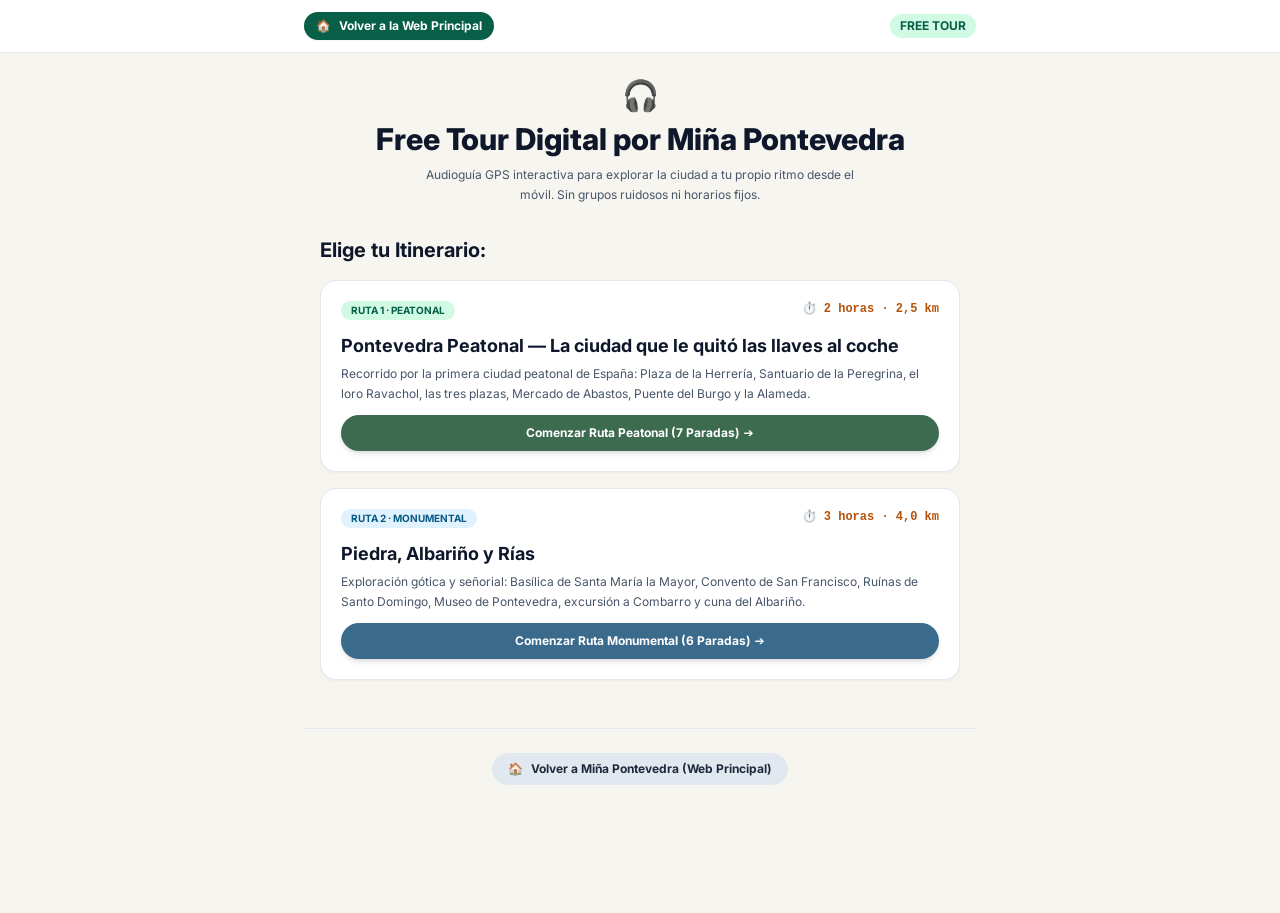
<file: free-tour/index.html>
<!DOCTYPE html>
<html lang="es">
<head>
  <meta charset="UTF-8" />
  <meta name="viewport" content="width=device-width, initial-scale=1.0" />
  <title>Free Tour Digital · Miña Pontevedra</title>
  
  <!-- Tailwind CSS CDN -->
  
  <!-- Google Fonts -->
  <link rel="preconnect" href="https://fonts.googleapis.com" />
  <link href="https://fonts.googleapis.com/css2?family=Playfair+Display:wght@700;800&family=Inter:wght@400;600;700&display=swap" rel="stylesheet" />
  
  <!-- Estilos Free Tour -->
  <link href="css/free-tour.css" rel="stylesheet" />

  <link rel="manifest" href="../manifest.webmanifest" />
  <meta name="theme-color" content="#3D6B4F" />
  <link rel="apple-touch-icon" href="../icon-192.png" />
  <!-- Tailwind generado una vez (ver CLAUDE.md, «Estilos»): antes era el Play CDN,
       que compilaba en el navegador y no funcionaba sin conexión. -->
  <link rel="stylesheet" href="../css/tailwind.css">
</head>
<body class="bg-[#F7F5F0] text-slate-900 min-h-screen">

  <!-- Header con enlace a la Web Principal -->
  <header class="bg-white border-b border-slate-200 sticky top-0 z-30 px-4 py-3">
    <div class="max-w-2xl mx-auto flex items-center justify-between">
      <a href="../index.html" class="flex items-center gap-2 px-3 py-1.5 bg-emerald-800 hover:bg-emerald-900 text-white rounded-full text-xs font-bold shadow-sm transition-colors">
        <span>🏠</span>
        <span>Volver a la Web Principal</span>
      </a>
      <span class="text-xs font-bold px-2.5 py-1 bg-emerald-100 text-emerald-800 rounded-full">FREE TOUR</span>
    </div>
  </header>

  <!-- Hero Intro -->
  <main class="max-w-2xl mx-auto px-4 py-6 space-y-6">
    <div class="text-center space-y-2">
      <span class="text-3xl">🎧</span>
      <h1 class="font-title text-3xl font-extrabold text-slate-900">Free Tour Digital por Miña Pontevedra</h1>
      <p class="text-xs text-slate-600 max-w-md mx-auto leading-relaxed">
        Audioguía GPS interactiva para explorar la ciudad a tu propio ritmo desde el móvil. Sin grupos ruidosos ni horarios fijos.
      </p>
    </div>

    <!-- Selección de Rutas -->
    <div class="space-y-4 pt-2">
      <h2 class="font-title text-xl font-bold text-slate-900">Elige tu Itinerario:</h2>

      <!-- Ruta 1 -->
      <div class="bg-white p-5 rounded-2xl border border-slate-200 shadow-sm space-y-3">
        <div class="flex justify-between items-start">
          <span class="px-2.5 py-0.5 bg-emerald-100 text-emerald-800 text-[10px] font-bold rounded-full">RUTA 1 · PEATONAL</span>
          <span class="text-xs font-mono font-bold text-amber-700">⏱️ 2 horas · 2,5 km</span>
        </div>
        <div>
          <h3 class="font-title text-lg font-bold text-slate-900">Pontevedra Peatonal — La ciudad que le quitó las llaves al coche</h3>
          <p class="text-xs text-slate-600 mt-1 leading-relaxed">
            Recorrido por la primera ciudad peatonal de España: Plaza de la Herrería, Santuario de la Peregrina, el loro Ravachol, las tres plazas, Mercado de Abastos, Puente del Burgo y la Alameda.
          </p>
        </div>
        <a href="ruta.html?ruta=peatonal" class="block text-center py-2.5 bg-[#3D6B4F] hover:bg-[#2D523C] text-white font-bold text-xs rounded-full shadow-md transition-colors">
          Comenzar Ruta Peatonal (7 Paradas) ➔
        </a>
      </div>

      <!-- Ruta 2 -->
      <div class="bg-white p-5 rounded-2xl border border-slate-200 shadow-sm space-y-3">
        <div class="flex justify-between items-start">
          <span class="px-2.5 py-0.5 bg-sky-100 text-sky-800 text-[10px] font-bold rounded-full">RUTA 2 · MONUMENTAL</span>
          <span class="text-xs font-mono font-bold text-amber-700">⏱️ 3 horas · 4,0 km</span>
        </div>
        <div>
          <h3 class="font-title text-lg font-bold text-slate-900">Piedra, Albariño y Rías</h3>
          <p class="text-xs text-slate-600 mt-1 leading-relaxed">
            Exploración gótica y señorial: Basílica de Santa María la Mayor, Convento de San Francisco, Ruínas de Santo Domingo, Museo de Pontevedra, excursión a Combarro y cuna del Albariño.
          </p>
        </div>
        <a href="ruta.html?ruta=piedra" class="block text-center py-2.5 bg-[#3A6B8C] hover:bg-[#2A536F] text-white font-bold text-xs rounded-full shadow-md transition-colors">
          Comenzar Ruta Monumental (6 Paradas) ➔
        </a>
      </div>
    </div>
  </main>

  <footer class="max-w-2xl mx-auto px-4 py-6 text-center text-xs text-slate-500 border-t border-slate-200 my-6">
    <a href="../index.html" class="inline-flex items-center gap-2 px-4 py-2 bg-slate-200 hover:bg-slate-300 text-slate-800 font-bold rounded-full transition-colors">
      <span>🏠</span>
      <span>Volver a Miña Pontevedra (Web Principal)</span>
    </a>
  </footer>

  <script>
    if ('serviceWorker' in navigator) {
      navigator.serviceWorker.register('sw.js').catch(() => {});
    }
  </script>
</body>
</html>
</file>
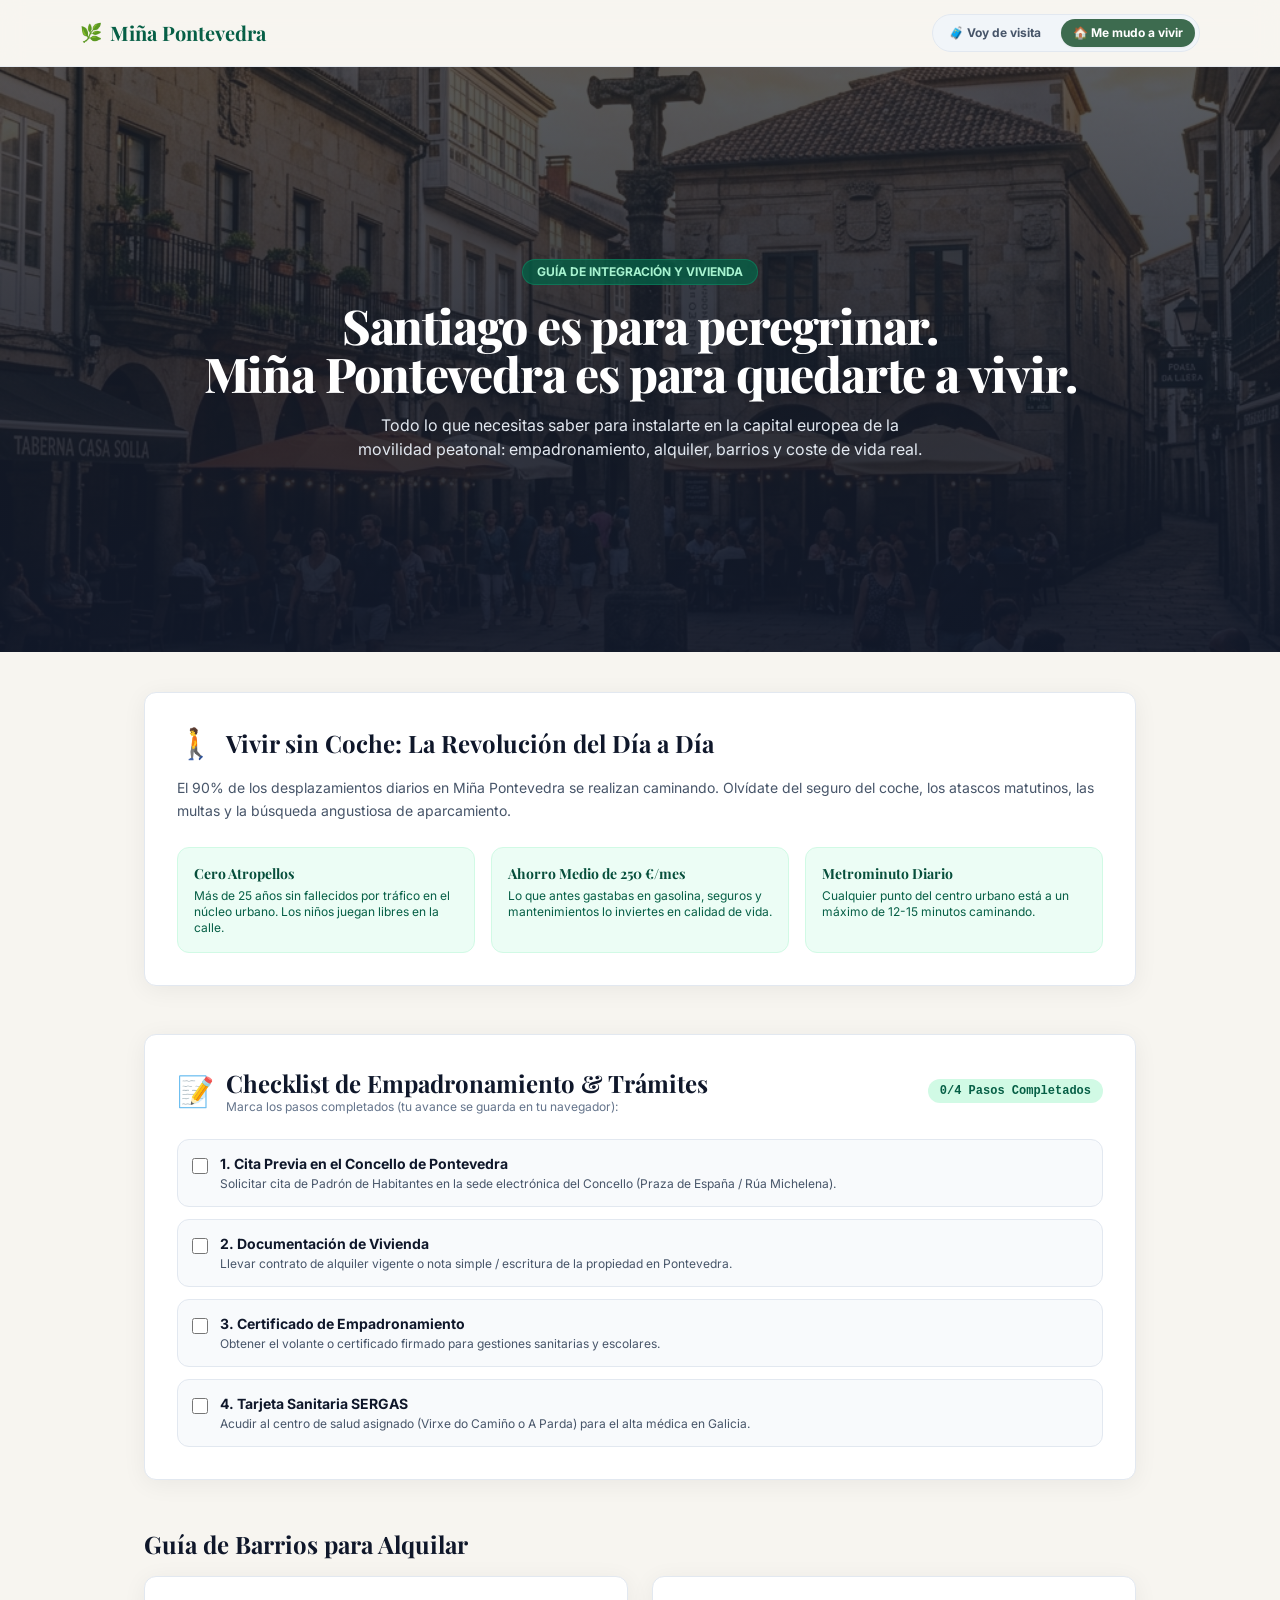
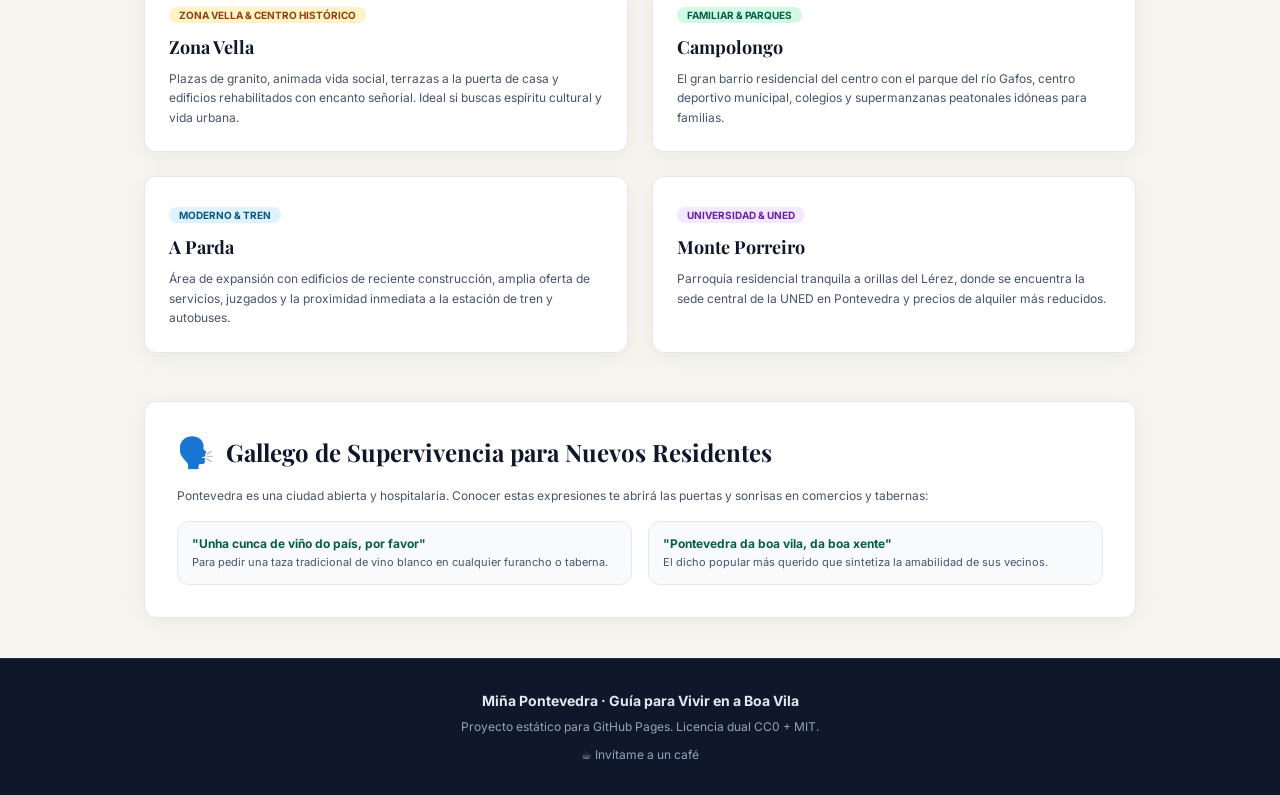
<file: expat.html>
<!DOCTYPE html>
<html lang="es">
<head>
  <meta charset="UTF-8" />
  <meta name="viewport" content="width=device-width, initial-scale=1.0" />
  <title>Me Mudo a Vivir a Miña Pontevedra · Guía para Nuevos Residentes</title>

  <!-- Tailwind CSS CDN -->

  <!-- Google Fonts -->
  <link rel="preconnect" href="https://fonts.googleapis.com" />
  <link href="https://fonts.googleapis.com/css2?family=Playfair+Display:ital,wght@0,600;0,700;1,400&family=Inter:wght@300;400;500;600;700;800&family=Caveat:wght@600&display=swap" rel="stylesheet" />

  <!-- Estilos CSS -->
  <link href="css/main.css" rel="stylesheet" />
  <link href="css/landing.css" rel="stylesheet" />
  <link href="css/responsive.css" rel="stylesheet" />
  <!-- Tailwind generado una vez (ver CLAUDE.md, «Estilos»): antes era el Play CDN,
       que compilaba en el navegador y no funcionaba sin conexión. -->
  <link rel="stylesheet" href="css/tailwind.css">
</head>
<body class="bg-[#F7F5F0] text-slate-900 min-h-screen">

  <!-- Sticky Nav con selector de modo -->
  <nav class="sticky-nav">
    <div class="max-w-6xl mx-auto px-4 py-3.5 flex items-center justify-between">
      <a href="index.html" class="flex items-center gap-2 font-bold text-slate-900 text-lg">
        <span>🌿</span>
        <span class="font-title text-xl text-emerald-800">Miña Pontevedra</span>
      </a>

      <!-- Selector de Modo -->
      <div class="flex items-center gap-2 bg-slate-100 p-1 rounded-full border border-slate-200 text-xs font-bold">
        <a href="index.html" class="px-3 py-1.5 rounded-full text-slate-600 hover:text-slate-900">🧳 Voy de visita</a>
        <a href="expat.html" class="px-3 py-1.5 rounded-full bg-[#3D6B4F] text-white shadow-sm">🏠 Me mudo a vivir</a>
      </div>
    </div>
  </nav>

  <!-- Hero Section Expat -->
  <section class="hero-banner min-h-[65vh]">
    <img src="fotos/praza_da_lena.png" alt="Praza da Leña Pontevedra" class="hero-bg-img" />
    <div class="hero-overlay"></div>
    <div class="hero-content space-y-4">
      <span class="inline-block px-3.5 py-1 bg-emerald-800/80 text-emerald-200 text-xs font-bold rounded-full border border-emerald-500/30">GUÍA DE INTEGRACIÓN Y VIVIENDA</span>
      <h1 class="font-title text-3xl md:text-5xl font-extrabold tracking-tight text-white leading-tight">
        Santiago es para peregrinar.<br />Miña Pontevedra es para quedarte a vivir.
      </h1>
      <p class="text-sm md:text-base text-slate-200 max-w-xl mx-auto leading-relaxed">
        Todo lo que necesitas saber para instalarte en la capital europea de la movilidad peatonal: empadronamiento, alquiler, barrios y coste de vida real.
      </p>
    </div>
  </section>

  <!-- Contenido Principal Expat -->
  <main class="max-w-5xl mx-auto px-4 py-10 space-y-12">

    <!-- 1. El Modelo Peatonal para el Día a Día -->
    <section class="card-editorial p-6 md:p-8 space-y-4">
      <div class="flex items-center gap-3">
        <span class="text-3xl">🚶</span>
        <h2 class="font-title text-2xl font-bold text-slate-900">Vivir sin Coche: La Revolución del Día a Día</h2>
      </div>
      <p class="text-sm text-slate-600 leading-relaxed">
        El 90% de los desplazamientos diarios en Miña Pontevedra se realizan caminando. Olvídate del seguro del coche, los atascos matutinos, las multas y la búsqueda angustiosa de aparcamiento.
      </p>
      <div class="grid md:grid-cols-3 gap-4 pt-2">
        <div class="p-4 bg-emerald-50 border border-emerald-100 rounded-xl">
          <h3 class="font-bold text-sm text-emerald-900">Cero Atropellos</h3>
          <p class="text-xs text-emerald-800 mt-1">Más de 25 años sin fallecidos por tráfico en el núcleo urbano. Los niños juegan libres en la calle.</p>
        </div>
        <div class="p-4 bg-emerald-50 border border-emerald-100 rounded-xl">
          <h3 class="font-bold text-sm text-emerald-900">Ahorro Medio de 250 €/mes</h3>
          <p class="text-xs text-emerald-800 mt-1">Lo que antes gastabas en gasolina, seguros y mantenimientos lo inviertes en calidad de vida.</p>
        </div>
        <div class="p-4 bg-emerald-50 border border-emerald-100 rounded-xl">
          <h3 class="font-bold text-sm text-emerald-900">Metrominuto Diario</h3>
          <p class="text-xs text-emerald-800 mt-1">Cualquier punto del centro urbano está a un máximo de 12-15 minutos caminando.</p>
        </div>
      </div>
    </section>

    <!-- 2. Papeleo & Empadronamiento (CHECKLIST INTERACTIVA REPARADA) -->
    <section class="card-editorial p-6 md:p-8 space-y-4">
      <div class="flex items-center justify-between flex-wrap gap-2">
        <div class="flex items-center gap-3">
          <span class="text-3xl">📝</span>
          <div>
            <h2 class="font-title text-2xl font-bold text-slate-900">Checklist de Empadronamiento & Trámites</h2>
            <p class="text-xs text-slate-500">Marca los pasos completados (tu avance se guarda en tu navegador):</p>
          </div>
        </div>
        <span id="checklist-counter" class="text-xs font-mono font-bold px-3 py-1 bg-emerald-100 text-emerald-800 rounded-full">0/4 Pasos</span>
      </div>

      <div class="space-y-3 pt-2 text-xs md:text-sm">

        <label class="flex items-start gap-3 p-3.5 bg-slate-50 border border-slate-200 rounded-xl cursor-pointer hover:bg-slate-100 transition-colors">
          <input type="checkbox" onchange="toggleCheckstep(0)" id="chk-0" class="mt-1 w-4 h-4 text-emerald-600 rounded focus:ring-emerald-500" />
          <div>
            <span class="font-bold text-slate-900">1. Cita Previa en el Concello de Pontevedra</span>
            <p class="text-xs text-slate-600 mt-0.5">Solicitar cita de Padrón de Habitantes en la sede electrónica del Concello (Praza de España / Rúa Michelena).</p>
          </div>
        </label>

        <label class="flex items-start gap-3 p-3.5 bg-slate-50 border border-slate-200 rounded-xl cursor-pointer hover:bg-slate-100 transition-colors">
          <input type="checkbox" onchange="toggleCheckstep(1)" id="chk-1" class="mt-1 w-4 h-4 text-emerald-600 rounded focus:ring-emerald-500" />
          <div>
            <span class="font-bold text-slate-900">2. Documentación de Vivienda</span>
            <p class="text-xs text-slate-600 mt-0.5">Llevar contrato de alquiler vigente o nota simple / escritura de la propiedad en Pontevedra.</p>
          </div>
        </label>

        <label class="flex items-start gap-3 p-3.5 bg-slate-50 border border-slate-200 rounded-xl cursor-pointer hover:bg-slate-100 transition-colors">
          <input type="checkbox" onchange="toggleCheckstep(2)" id="chk-2" class="mt-1 w-4 h-4 text-emerald-600 rounded focus:ring-emerald-500" />
          <div>
            <span class="font-bold text-slate-900">3. Certificado de Empadronamiento</span>
            <p class="text-xs text-slate-600 mt-0.5">Obtener el volante o certificado firmado para gestiones sanitarias y escolares.</p>
          </div>
        </label>

        <label class="flex items-start gap-3 p-3.5 bg-slate-50 border border-slate-200 rounded-xl cursor-pointer hover:bg-slate-100 transition-colors">
          <input type="checkbox" onchange="toggleCheckstep(3)" id="chk-3" class="mt-1 w-4 h-4 text-emerald-600 rounded focus:ring-emerald-500" />
          <div>
            <span class="font-bold text-slate-900">4. Tarjeta Sanitaria SERGAS</span>
            <p class="text-xs text-slate-600 mt-0.5">Acudir al centro de salud asignado (Virxe do Camiño o A Parda) para el alta médica en Galicia.</p>
          </div>
        </label>

      </div>
    </section>

    <!-- 3. Alquiler & Guía de Barrios -->
    <section class="space-y-4">
      <h2 class="font-title text-2xl font-bold text-slate-900">Guía de Barrios para Alquilar</h2>
      <div class="grid md:grid-cols-2 gap-6">

        <div class="card-editorial p-6 space-y-2">
          <span class="px-2.5 py-0.5 bg-amber-100 text-amber-800 text-[10px] font-bold rounded-full">ZONA VELLA & CENTRO HISTÓRICO</span>
          <h3 class="font-title text-lg font-bold text-slate-900">Zona Vella</h3>
          <p class="text-xs text-slate-600 leading-relaxed">
            Plazas de granito, animada vida social, terrazas a la puerta de casa y edificios rehabilitados con encanto señorial. Ideal si buscas espíritu cultural y vida urbana.
          </p>
        </div>

        <div class="card-editorial p-6 space-y-2">
          <span class="px-2.5 py-0.5 bg-emerald-100 text-emerald-800 text-[10px] font-bold rounded-full">FAMILIAR & PARQUES</span>
          <h3 class="font-title text-lg font-bold text-slate-900">Campolongo</h3>
          <p class="text-xs text-slate-600 leading-relaxed">
            El gran barrio residencial del centro con el parque del río Gafos, centro deportivo municipal, colegios y supermanzanas peatonales idóneas para familias.
          </p>
        </div>

        <div class="card-editorial p-6 space-y-2">
          <span class="px-2.5 py-0.5 bg-sky-100 text-sky-800 text-[10px] font-bold rounded-full">MODERNO & TREN</span>
          <h3 class="font-title text-lg font-bold text-slate-900">A Parda</h3>
          <p class="text-xs text-slate-600 leading-relaxed">
            Área de expansión con edificios de reciente construcción, amplia oferta de servicios, juzgados y la proximidad inmediata a la estación de tren y autobuses.
          </p>
        </div>

        <div class="card-editorial p-6 space-y-2">
          <span class="px-2.5 py-0.5 bg-purple-100 text-purple-800 text-[10px] font-bold rounded-full">UNIVERSIDAD & UNED</span>
          <h3 class="font-title text-lg font-bold text-slate-900">Monte Porreiro</h3>
          <p class="text-xs text-slate-600 leading-relaxed">
            Parroquia residencial tranquila a orillas del Lérez, donde se encuentra la sede central de la UNED en Pontevedra y precios de alquiler más reducidos.
          </p>
        </div>

      </div>
    </section>

    <!-- 4. Gallego de Supervivencia -->
    <section class="card-editorial p-6 md:p-8 space-y-4">
      <div class="flex items-center gap-3">
        <span class="text-3xl">🗣️</span>
        <h2 class="font-title text-2xl font-bold text-slate-900">Gallego de Supervivencia para Nuevos Residentes</h2>
      </div>
      <p class="text-xs text-slate-600 leading-relaxed">
        Pontevedra es una ciudad abierta y hospitalaria. Conocer estas expresiones te abrirá las puertas y sonrisas en comercios y tabernas:
      </p>
      <div class="grid md:grid-cols-2 gap-4 text-xs">
        <div class="p-3.5 bg-slate-50 border rounded-xl">
          <p class="font-bold text-emerald-800">"Unha cunca de viño do país, por favor"</p>
          <p class="text-slate-600 text-[11px] mt-0.5">Para pedir una taza tradicional de vino blanco en cualquier furancho o taberna.</p>
        </div>
        <div class="p-3.5 bg-slate-50 border rounded-xl">
          <p class="font-bold text-emerald-800">"Pontevedra da boa vila, da boa xente"</p>
          <p class="text-slate-600 text-[11px] mt-0.5">El dicho popular más querido que sintetiza la amabilidad de sus vecinos.</p>
        </div>
      </div>
    </section>

  </main>

  <!-- Footer -->
  <footer class="bg-slate-900 text-white py-8 border-t border-slate-800">
    <div class="max-w-5xl mx-auto px-4 text-center text-xs text-slate-400 space-y-2">
      <p class="font-bold text-slate-200 text-sm">Miña Pontevedra · Guía para Vivir en a Boa Vila</p>
      <p>Proyecto estático para GitHub Pages. Licencia dual CC0 + MIT.</p>
      <p class="pt-1"><a href="https://ko-fi.com/zaswear" target="_blank" rel="noopener noreferrer" class="hover:underline" aria-label="Invitar a un café en Ko-fi (abre en una ventana nueva)">☕ Invítame a un café</a></p>
    </div>
  </footer>

  <script>
    const checkState = JSON.parse(localStorage.getItem('expat_checklist') || '[false, false, false, false]');
    
    function initChecklist() {
      checkState.forEach((val, idx) => {
        const el = document.getElementById(`chk-${idx}`);
        if (el) el.checked = val;
      });
      updateCounter();
    }

    function toggleCheckstep(idx) {
      const el = document.getElementById(`chk-${idx}`);
      if (el) {
        checkState[idx] = el.checked;
        localStorage.setItem('expat_checklist', JSON.stringify(checkState));
        updateCounter();
      }
    }

    function updateCounter() {
      const count = checkState.filter(Boolean).length;
      const counterEl = document.getElementById('checklist-counter');
      if (counterEl) counterEl.textContent = `${count}/4 Pasos Completados`;
    }

    document.addEventListener('DOMContentLoaded', initChecklist);
  </script>
</body>
</html>
</file>
<file: free-tour/css/free-tour.css>
/* ═══════════════════════════════════════════════════════════════════════════
   MINA PONTEVEDRA · FREE TOUR DIGITAL CSS (MÓVIL-FIRST)
   ═══════════════════════════════════════════════════════════════════════════ */

:root {
  --ft-verde: #3D6B4F;
  --ft-gris: #6B6B6B;
  --ft-ocre: #B8723D;
  --ft-bg: #F7F5F0;
  --ft-texto: #2C2C2C;
}

body {
  font-family: 'Inter', system-ui, sans-serif;
  background-color: var(--ft-bg);
  color: var(--ft-texto);
  padding-bottom: 80px;
}

/* Barra de Progreso */
.progress-bar-container {
  width: 100%;
  height: 8px;
  background-color: #e2e8f0;
  border-radius: 9999px;
  overflow: hidden;
}

.progress-bar-fill {
  height: 100%;
  background-color: var(--ft-verde);
  transition: width 0.3s cubic-bezier(0.16, 1, 0.3, 1);
}

/* Audioguía controls */
.audio-player-card {
  background: linear-gradient(135deg, #1e293b, #0f172a);
  color: #ffffff;
  border-radius: 16px;
  padding: 1rem 1.25rem;
  box-shadow: 0 10px 25px -5px rgba(0, 0, 0, 0.2);
}

/* Bloques de paradas */
.stop-card {
  background-color: #ffffff;
  border-radius: 16px;
  border: 1px solid #e2e8f0;
  padding: 1.25rem;
  box-shadow: 0 4px 18px rgba(0, 0, 0, 0.04);
}

/* Botón siguiente parada */
.btn-siguiente {
  width: 100%;
  padding: 0.875rem 1.25rem;
  border-radius: 9999px;
  background-color: var(--ft-verde);
  color: #ffffff;
  font-weight: 700;
  font-size: 0.95rem;
  border: none;
  cursor: pointer;
  box-shadow: 0 4px 14px rgba(61, 107, 79, 0.4);
  transition: background-color 0.2s ease, transform 0.15s ease;
}

.btn-siguiente:active {
  transform: scale(0.98);
}

/* Quien pide menos movimiento en el sistema no recibe transiciones, desplazamientos
   suaves ni animaciones (WCAG 2.3.3). */
@media (prefers-reduced-motion: reduce) {
  *,
  *::before,
  *::after {
    animation-duration: 0.01ms !important;
    animation-iteration-count: 1 !important;
    transition-duration: 0.01ms !important;
    scroll-behavior: auto !important;
  }
}
</file>
<file: css/main.css>
/* ═══════════════════════════════════════════════════════════════════════════
   MINA PONTEVEDRA · MAIN CSS (PALETA ATLÁNTICO Y PIEDRA)
   ═══════════════════════════════════════════════════════════════════════════ */

:root {
  --verde-alameda: #3D6B4F;
  --verde-alameda-hover: #2D523C;
  --gris-piedra: #6B6B6B;
  --ocre-teja: #B8723D;
  --azul-ria: #3A6B8C;
  --blanco-cruceiro: #F7F5F0;
  --texto: #2C2C2C;
  --texto-suave: #5A5A5A;
  --dorado-albarino: #C9A857;
  --sombra-suave: 0 4px 24px rgba(0, 0, 0, 0.06);
  --sombra-card: 0 10px 30px -5px rgba(0, 0, 0, 0.08);
}

* {
  box-sizing: border-box;
  margin: 0;
  padding: 0;
}

body {
  font-family: 'Inter', 'Source Sans Pro', system-ui, -apple-system, sans-serif;
  background-color: var(--blanco-cruceiro);
  color: var(--texto);
  line-height: 1.6;
  overflow-x: hidden;
}

h1, h2, h3, .font-title {
  font-family: 'Playfair Display', 'Crimson Text', Georgia, serif;
}

.font-hand {
  font-family: 'Caveat', cursive;
}

/* Utilitarios de colores */
.bg-verde-alameda { background-color: var(--verde-alameda); }
.text-verde-alameda { color: var(--verde-alameda); }
.bg-azul-ria { background-color: var(--azul-ria); }
.text-azul-ria { color: var(--azul-ria); }
.bg-ocre-teja { background-color: var(--ocre-teja); }
.text-ocre-teja { color: var(--ocre-teja); }
.bg-blanco-cruceiro { background-color: var(--blanco-cruceiro); }
.text-dorado { color: var(--dorado-albarino); }

/* Sticky Header Glassmorphism */
.sticky-nav {
  position: sticky;
  top: 0;
  z-index: 50;
  background-color: rgba(247, 245, 240, 0.88);
  backdrop-filter: blur(12px);
  -webkit-backdrop-filter: blur(12px);
  border-bottom: 1px solid rgba(226, 232, 240, 0.8);
}

/* Tarjetas de estilo editorial */
.card-editorial {
  background-color: #ffffff;
  border-radius: 12px;
  border: 1px solid #e2e8f0;
  box-shadow: var(--sombra-suave);
  transition: transform 0.25s ease, box-shadow 0.25s ease;
}

.card-editorial:hover {
  transform: translateY(-3px);
  box-shadow: var(--sombra-card);
}

/* Botones principales */
.btn-cta {
  display: inline-flex;
  align-items: center;
  justify-content: center;
  gap: 0.5rem;
  padding: 0.75rem 1.5rem;
  border-radius: 9999px;
  background-color: var(--verde-alameda);
  color: #ffffff;
  font-weight: 700;
  text-decoration: none;
  transition: background-color 0.2s ease, transform 0.15s ease;
  box-shadow: 0 4px 14px rgba(61, 107, 79, 0.35);
  border: none;
  cursor: pointer;
}

.btn-cta:hover {
  background-color: var(--verde-alameda-hover);
  transform: translateY(-1px);
}

.btn-secondary {
  display: inline-flex;
  align-items: center;
  justify-content: center;
  gap: 0.5rem;
  padding: 0.75rem 1.5rem;
  border-radius: 9999px;
  background-color: #ffffff;
  color: var(--texto);
  border: 1px solid #cbd5e1;
  font-weight: 700;
  text-decoration: none;
  transition: all 0.2s ease;
  cursor: pointer;
}

.btn-secondary:hover {
  background-color: #f8fafc;
  border-color: #94a3b8;
}

/* Safe Bottom padding en móviles */
.safe-bottom {
  padding-bottom: env(safe-area-inset-bottom, 8px);
}

/* Quien pide menos movimiento en el sistema no recibe transiciones, desplazamientos
   suaves ni animaciones (WCAG 2.3.3). */
@media (prefers-reduced-motion: reduce) {
  *,
  *::before,
  *::after {
    animation-duration: 0.01ms !important;
    animation-iteration-count: 1 !important;
    transition-duration: 0.01ms !important;
    scroll-behavior: auto !important;
  }
}
</file>
<file: css/landing.css>
/* ═══════════════════════════════════════════════════════════════════════════
   MINA PONTEVEDRA · LANDING COMPONENTES Y SECCIONES
   ═══════════════════════════════════════════════════════════════════════════ */

/* Hero Banner Overlay */
.hero-banner {
  position: relative;
  min-height: 85vh;
  display: flex;
  align-items: center;
  justify-content: center;
  background-color: var(--texto);
  color: #ffffff;
  overflow: hidden;
}

.hero-bg-img {
  position: absolute;
  inset: 0;
  width: 100%;
  height: 100%;
  object-fit: cover;
  opacity: 0.45;
}

.hero-overlay {
  position: absolute;
  inset: 0;
  background: linear-gradient(180deg, rgba(15, 23, 42, 0.4) 0%, rgba(15, 23, 42, 0.85) 100%);
}

.hero-content {
  position: relative;
  z-index: 10;
  max-w: 800px;
  margin: 0 auto;
  padding: 3rem 1.5rem;
  text-align: center;
}

/* Trust bar */
.trust-bar {
  display: flex;
  flex-wrap: wrap;
  align-items: center;
  justify-content: center;
  gap: 1.5rem;
  padding: 1.25rem 1rem;
  background-color: #ffffff;
  border-top: 1px solid #e2e8f0;
  border-bottom: 1px solid #e2e8f0;
  font-size: 0.85rem;
  font-weight: 600;
  color: var(--texto-suave);
}

.trust-item {
  display: flex;
  align-items: center;
  gap: 0.5rem;
}

/* Tabla Comparativa */
.comparativa-table {
  width: 100%;
  border-collapse: separate;
  border-spacing: 0;
  border-radius: 16px;
  overflow: hidden;
  box-shadow: var(--sombra-card);
  border: 1px solid #e2e8f0;
}

.comparativa-table th {
  padding: 1rem 1.25rem;
  font-size: 1rem;
  font-weight: 700;
  text-align: left;
}

.comparativa-table td {
  padding: 0.875rem 1.25rem;
  font-size: 0.9rem;
  border-top: 1px solid #e2e8f0;
}

.col-pontevedra {
  background-color: #f0fdf4;
  border-right: 1px solid #e2e8f0;
}

/* Selector de Días */
.tab-dia-btn {
  padding: 0.625rem 1.5rem;
  border-radius: 9999px;
  border: 1px solid #cbd5e1;
  background-color: #ffffff;
  font-weight: 700;
  font-size: 0.875rem;
  color: var(--texto-suave);
  cursor: pointer;
  transition: all 0.2s ease;
}

.tab-dia-btn.active {
  background-color: var(--verde-alameda);
  color: #ffffff;
  border-color: var(--verde-alameda);
}
</file>
<file: css/responsive.css>
/* ═══════════════════════════════════════════════════════════════════════════
   MINA PONTEVEDRA · RESPONSIVE CSS
   ═══════════════════════════════════════════════════════════════════════════ */

@media (max-width: 768px) {
  .hero-banner {
    min-height: 75vh;
  }

  .comparativa-table th, .comparativa-table td {
    padding: 0.75rem 0.875rem;
    font-size: 0.825rem;
  }

  .trust-bar {
    gap: 0.75rem;
    font-size: 0.75rem;
  }
}
</file>
